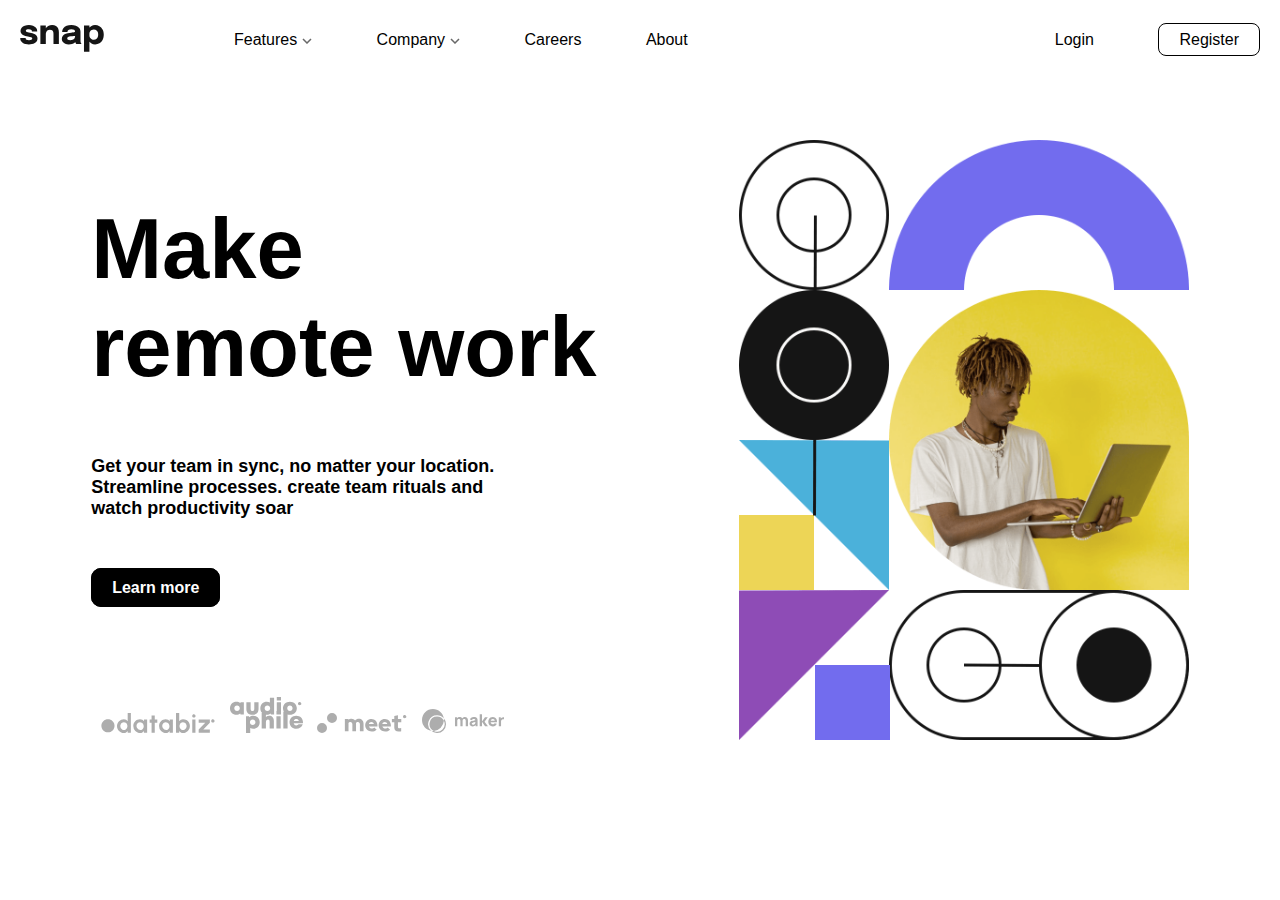
<file: index.html>
<!DOCTYPE html>
<html lang="en">
<head>
    <meta charset="UTF-8">
    <meta http-equiv="X-UA-Compatible" content="IE=edge">
    <meta name="viewport" content="width=device-width, initial-scale=1.0">
    <title>Document</title>
    <link rel="stylesheet" href="style.css">
    
</head>
<body>
    <nav>
        <div class="logo">
           <img src="logo.svg" alt="">
        </div>
        <ul>
            <li class="ca"><a href="#" class="one">Features<img src="icon-arrow-down.svg" class="jud"></a></li>
            <li class="cal"><a href="#" class="two">Company<img src="icon-arrow-down.svg" class="judd"></a></li>
            <li class="call"><a href="#">Careers</a></li>
            <li><a href="#">About</a></li>
        </ul>
        <div class="sidebar">
            <li><a href="#">Login</a></li>
            <li><a href="#" class="side">Register</a></li>
        </div>
        <div class="icon">
            <img src="icon-menu.svg" alt="" class="car">
        </div>
        <div class="menu">
            <p><img src="icon-todo.svg" alt="">Todo-List</p>
            <p><img src="icon-calendar.svg" alt="">Calendar</p>
            <p><img src="icon-reminders.svg" alt="">Reminder</p>
            <p><img src="icon-planning.svg" alt="">Planning</p>
        </div>
        <div class="menu2">
            <p>History</p>
            <p>Our Team</p>
            <p>Blog</p>
        </div>
    </nav>
    <div class="container">
        <div class="section1">
            <h1><b><div>Make</div> remote work</h1>
            <div class="inner">
                <p>Get your team in sync, no matter your location.<br> Streamline processes. create team rituals and<br> watch productivity soar</p>
            </div>
            <div class="button">Learn more</div>
            <div class="footer">
                <img src="client-databiz.svg" alt="">
                <img src="client-audiophile.svg" alt="">
                <img src="client-meet.svg" alt="">
                <img src="client-maker.svg" alt="">
            </div>
        </div>
        <div class="section2">
            <img src="image-hero-desktop.png" alt="" class="img1">
            <img src="image-hero-mobile.png" alt="" class="img2">
        </div>
    </div>




    <script>
        let one = document.querySelector(".one");
        let two = document.querySelector(".two")
        let menu = document.querySelector(".menu")
        let menu2 = document.querySelector(".menu2")
        let btn = document.querySelector(".container")
        let ul = document.querySelector("ul")
        let sidebar = document.querySelector(".sidebar")
        let icon = document.querySelector(".icon")
        let cal = document.querySelector(".cal")
        let call = document.querySelector(".call")
        let car = document.querySelector(".car")
        let jud = document.querySelector(".jud")
        let judd = document.querySelector(".judd")
    
        one.addEventListener ("click", function(){
            judd.src = "icon-arrow-down.svg"
             menu2.style.display = "none"
            if(menu.style.display == "none"){ 
                menu.style.display = "block"
                btn.style.opacity = "40%"
                jud.src = "icon-arrow-up.svg"
            }else{
                menu.style.display = "none"
                btn.style.opacity = "100%"
                jud.src = "icon-arrow-down.svg"
            }
        })
        two.addEventListener ("click", function(){
            jud.src = "icon-arrow-down.svg"
            menu.style.display = "none"
            if(menu2.style.display == "none"){
                menu2.style.display = "block"
                btn.style.opacity = "40%"
                judd.src = "icon-arrow-up.svg"
            }else{
                menu2.style.display = "none"
                btn.style.opacity = "100%"
                judd.src = "icon-arrow-down.svg"
            }
        })
        icon.addEventListener ("click", function(){
            menu.style.display = "none"
            menu2.style.display = "none"
            btn.style.opacity = "40%"
            if(ul.style.display == "none"){
                car.src = "icon-close-menu.svg"
                btn.style.opacity = "40%"
                ul.style.display = "block"
                sidebar.style.display = "block"
            }else{
                car.src = "icon-menu.svg"
                ul.style.display = "none"
                sidebar.style.display = "none"
                btn.style.opacity = "100%"
            }
            btn.addEventListener ("click", function(){
            menu.style.display = "none"
            menu2.style.display = "none"
            ul.style.display = "none"
            sidebar.style.display = "none"
            btn.style.opacity = "100%"
            car.src = "icon-menu.svg"
        })
        })

        btn.addEventListener ("click", function(){
            menu.style.display = "none"
            menu2.style.display = "none"
            btn.style.zIndex = 3;
            btn.style.opacity = "100%"
            jud.src = "icon-arrow-down.svg"
            judd.src = "icon-arrow-down.svg"
        })
        
    </script>
</body>
</html>
</file>
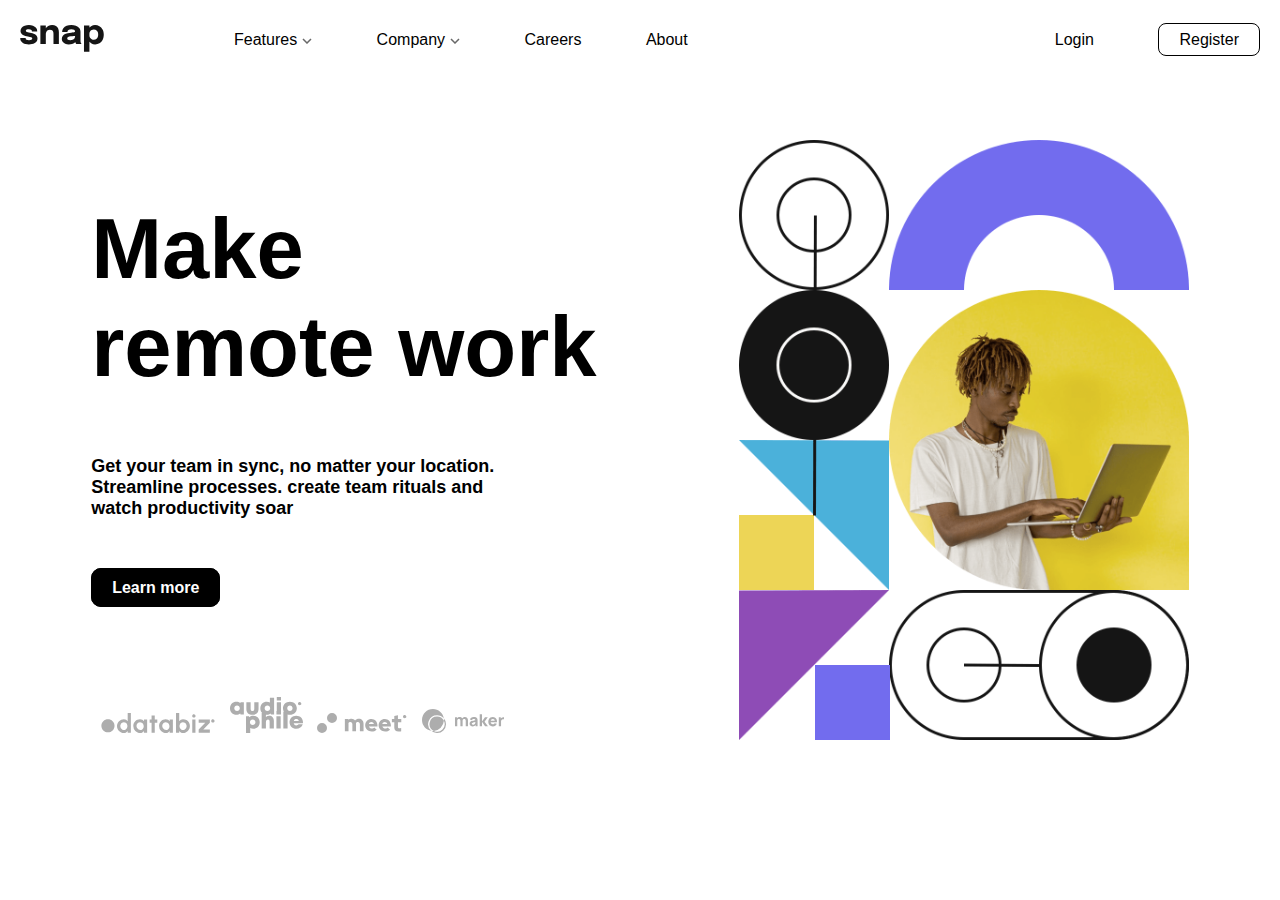
<file: beg/index.html>
<!DOCTYPE html>
<html lang="en">
<head>
    <meta charset="UTF-8">
    <meta http-equiv="X-UA-Compatible" content="IE=edge">
    <meta name="viewport" content="width=device-width, initial-scale=1.0">
    <title>Document</title>
    <link rel="stylesheet" href="style.css">
    
</head>
<body>
    <nav>
        <div class="logo">
           <img src="/images/logo.svg" alt="">
        </div>
        <ul>
            <li class="ca"><a href="#" class="one">Features<img src="/images/icon-arrow-down.svg" class="jud"></a></li>
            <li class="cal"><a href="#" class="two">Company<img src="/images/icon-arrow-down.svg" class="judd"></a></li>
            <li class="call"><a href="#">Careers</a></li>
            <li><a href="#">About</a></li>
        </ul>
        <div class="sidebar">
            <li><a href="#">Login</a></li>
            <li><a href="#" class="side">Register</a></li>
        </div>
        <div class="icon">
            <img src="/images/icon-menu.svg" alt="" class="car">
        </div>
        <div class="menu">
            <p><img src="/images/icon-todo.svg" alt="">Todo-List</p>
            <p><img src="/images/icon-calendar.svg" alt="">Calendar</p>
            <p><img src="/images/icon-reminders.svg" alt="">Reminder</p>
            <p><img src="/images/icon-planning.svg" alt="">Planning</p>
        </div>
        <div class="menu2">
            <p>History</p>
            <p>Our Team</p>
            <p>Blog</p>
        </div>
    </nav>
    <div class="container">
        <div class="section1">
            <h1><b><div>Make</div> remote work</h1>
            <div class="inner">
                <p>Get your team in sync, no matter your location.<br> Streamline processes. create team rituals and<br> watch productivity soar</p>
            </div>
            <div class="button">Learn more</div>
            <div class="footer">
                <img src="/images/client-databiz.svg" alt="">
                <img src="/images/client-audiophile.svg" alt="">
                <img src="/images/client-meet.svg" alt="">
                <img src="/images/client-maker.svg" alt="">
            </div>
        </div>
        <div class="section2">
            <img src="/images/image-hero-desktop.png" alt="" class="img1">
            <img src="/images/image-hero-mobile.png" alt="" class="img2">
        </div>
    </div>




    <script>
        let one = document.querySelector(".one");
        let two = document.querySelector(".two")
        let menu = document.querySelector(".menu")
        let menu2 = document.querySelector(".menu2")
        let btn = document.querySelector(".container")
        let ul = document.querySelector("ul")
        let sidebar = document.querySelector(".sidebar")
        let icon = document.querySelector(".icon")
        let cal = document.querySelector(".cal")
        let call = document.querySelector(".call")
        let car = document.querySelector(".car")
        let jud = document.querySelector(".jud")
        let judd = document.querySelector(".judd")
    
        one.addEventListener ("click", function(){
            judd.src = "/images/icon-arrow-down.svg"
             menu2.style.display = "none"
            if(menu.style.display == "none"){ 
                menu.style.display = "block"
                btn.style.opacity = "40%"
                jud.src = "/images/icon-arrow-up.svg"
            }else{
                menu.style.display = "none"
                btn.style.opacity = "100%"
                jud.src = "/images/icon-arrow-down.svg"
            }
        })
        two.addEventListener ("click", function(){
            jud.src = "/images/icon-arrow-down.svg"
            menu.style.display = "none"
            if(menu2.style.display == "none"){
                menu2.style.display = "block"
                btn.style.opacity = "40%"
                judd.src = "/images/icon-arrow-up.svg"
            }else{
                menu2.style.display = "none"
                btn.style.opacity = "100%"
                judd.src = "/images/icon-arrow-down.svg"
            }
        })
        icon.addEventListener ("click", function(){
            menu.style.display = "none"
            menu2.style.display = "none"
            btn.style.opacity = "40%"
            if(ul.style.display == "none"){
                car.src = "/images/icon-close-menu.svg"
                btn.style.opacity = "40%"
                ul.style.display = "block"
                sidebar.style.display = "block"
            }else{
                car.src = "/images/icon-menu.svg"
                ul.style.display = "none"
                sidebar.style.display = "none"
                btn.style.opacity = "100%"
            }
            btn.addEventListener ("click", function(){
            menu.style.display = "none"
            menu2.style.display = "none"
            ul.style.display = "none"
            sidebar.style.display = "none"
            btn.style.opacity = "100%"
            car.src = "/images/icon-menu.svg"
        })
        })

        btn.addEventListener ("click", function(){
            menu.style.display = "none"
            menu2.style.display = "none"
            btn.style.zIndex = 3;
            btn.style.opacity = "100%"
            jud.src = "/images/icon-arrow-down.svg"
            judd.src = "/images/icon-arrow-down.svg"
        })
        
    </script>
</body>
</html>
</file>
<file: style.css>
*{
    margin: 0;
    padding: 0;
    box-sizing: border-box;
}
body{
    font-family: sans-serif;
    background-color: hsl(0%, 0%, 98%);
    padding: 0px 20px;
}
p{
    font-size: 18px;
}
nav{
    display: flex;
    width: 100%;
    height: 80px;
    align-items: center;
}
li{
    display: inline;
    margin-left: 60px;
}
a{
    text-decoration: none;
    color: black;
}
a:hover{
    font-weight: bold;
}
.sidebar{
    flex: 1;
    text-align: right;
}
.icon{
    display: none;
}
ul{
    margin-left: 70px;
}
ul img{
    margin-left: 5px;
    position: relative;
    top: -1px;
}
.side{
    border: 1px solid black;
    border-radius: 8px;
    padding: 7px 20px;
}   
.button{
    border: 1px solid black;
    padding: 10px 20px;
    background-color: black;
    color: white;
    display: inline;
    border-radius: 10px;
    cursor: pointer;
}
.button:hover{
    background-color: white;
    color: black;
}
.container{
    margin-top: 60px;
    display: flex;
    justify-content: space-around;
}
.section1{
    padding-top: 60px;
}
.section1 h1{
    font-size: 85px;
}
.section2 img{
    width: 100%;
    height: 600px;
}
.inner{
    margin: 60px 0;
}
.footer{
    margin-top: 100px;
}
.footer img{
    margin-left: 10px;
}
.img2{
    display: none;
}
.menu{
    display: none;
    padding: 12px 20px 20px;
    border: 1px solid none;
    background-color:wheat;
    border-radius: 10px;
    position: absolute;
    top: 70px;
    left: 160px;
}
.menu img{
    margin-right: 10px;
}
.menu p{
    margin-top: 8px;
}
.menu2{
    padding: 12px 20px 20px;
    border: 1px solid none;
    background-color:wheat;
    border-radius: 10px;
    position: absolute;
    top: 70px;
    left: 378px;
    display: none;
}
.menu2 p{
    margin-top: 8px;
}
@media screen and (max-width: 700px) {
    nav{
        padding: 0px 20px;
    }
    body{
        padding: 0px 0px;
    }
    .cal{
        margin-top: 68%;
    }
    .call{
        margin-top: 66%;
    }
    .side{
        padding: 8px 30px;
    }
    .icon{
        display: inline;
        flex: 1;
        text-align: right;
    }
    li{
        display: block;
        margin-top: 30px;
        margin-left: 20px;
    }
    ul{
        height: auto;
        margin: 0;
        width: 60%;
        background-color: white;
        position: absolute;
        top: 10%;
        left: 40%;
        right: 0;
        padding-bottom: 40px;
        display: none;
        z-index: 1;
    }
    .sidebar{
        flex: none;
        padding-bottom: 7%;
        background-color: white;
        text-align: center;
        width: 60%;
        position: absolute;
        left: 40%;
        top: 75%;
        display: none;
        z-index: 1;
    }
    .menu{
        width: auto;
        background-color: white;
        position: absolute;
        left: 45%;
        top: 17%;
        z-index: 2;
    }
    .menu2{
        background-color: white;
        position: absolute;
        top: 42%;
        left: 45%;
        z-index: 2;
    }
    .container{
        margin-top: 20px;
        display: grid;
        grid-template-rows: auto auto;
        grid-template-columns: 1fr;
    }
    .section1{
        margin-top: 0px;
        text-align: center;
        grid-row: 2/2;
        grid-column: 1/1;
    }
    .section2{
        grid-row: 1/2;
        grid-column: 1/1;
    }
    .section1 h1 div{
        display: inline;
    }
    .section1 h1{
        font-size: 35px;
    }
    .img1{
        display: none;
    }
    .section2 img{
        width: 100%;
        height: 300px;
    }
    .img2{
        display: block;
    }
    .footer{
        width: 100%;
        margin-top: 45px;
    }
    .inner{
        margin: 30px 0;
    }
    .inner p{
        font-size: 12px;
    }
    .footer img{
        width: 20%;
        margin-left: 0px;
    }
}
</file>
<file: beg/style.css>
*{
    margin: 0;
    padding: 0;
    box-sizing: border-box;
}
body{
    font-family: sans-serif;
    background-color: hsl(0%, 0%, 98%);
    padding: 0px 20px;
}
p{
    font-size: 18px;
}
nav{
    display: flex;
    width: 100%;
    height: 80px;
    align-items: center;
}
li{
    display: inline;
    margin-left: 60px;
}
a{
    text-decoration: none;
    color: black;
}
a:hover{
    font-weight: bold;
}
.sidebar{
    flex: 1;
    text-align: right;
}
.icon{
    display: none;
}
ul{
    margin-left: 70px;
}
ul img{
    margin-left: 5px;
    position: relative;
    top: -1px;
}
.side{
    border: 1px solid black;
    border-radius: 8px;
    padding: 7px 20px;
}   
.button{
    border: 1px solid black;
    padding: 10px 20px;
    background-color: black;
    color: white;
    display: inline;
    border-radius: 10px;
    cursor: pointer;
}
.button:hover{
    background-color: white;
    color: black;
}
.container{
    margin-top: 60px;
    display: flex;
    justify-content: space-around;
}
.section1{
    padding-top: 60px;
}
.section1 h1{
    font-size: 85px;
}
.section2 img{
    width: 100%;
    height: 600px;
}
.inner{
    margin: 60px 0;
}
.footer{
    margin-top: 100px;
}
.footer img{
    margin-left: 10px;
}
.img2{
    display: none;
}
.menu{
    display: none;
    padding: 12px 20px 20px;
    border: 1px solid none;
    background-color:wheat;
    border-radius: 10px;
    position: absolute;
    top: 70px;
    left: 160px;
}
.menu img{
    margin-right: 10px;
}
.menu p{
    margin-top: 8px;
}
.menu2{
    padding: 12px 20px 20px;
    border: 1px solid none;
    background-color:wheat;
    border-radius: 10px;
    position: absolute;
    top: 70px;
    left: 378px;
    display: none;
}
.menu2 p{
    margin-top: 8px;
}
@media screen and (max-width: 700px) {
    .cal{
        margin-top: 150px;
    }
    .call{
        margin-top: 120px;
    }
    .side{
        padding: 8px 120px;
    }
    .icon{
        display: inline;
        flex: 1;
        text-align: right;
    }
    li{
        display: block;
        margin-top: 30px;
        margin-left: 20px;
    }
    ul{
        height: auto;
        margin: 0;
        width: 60%;
        background-color: white;
        position: absolute;
        top: 10%;
        left: 40%;
        right: 0;
        padding-bottom: 40px;
        display: none;
        z-index: 1;
    }
    .sidebar{
        padding-bottom: 40px;
        background-color: white;
        text-align: center;
        width: 60%;
        position: absolute;
        left: 40%;
        top: 60%;
        display: none;
        z-index: 1;
    }
    .menu{
        background-color: white;
        position: absolute;
        left: 290px;
        top: 135px;
        z-index: 2;
    }
    .menu2{
        background-color: white;
        position: absolute;
        top: 300px;
        left: 290px;
        z-index: 2;
    }
    .container{
        margin-top: 20px;
        display: grid;
        grid-template-rows: auto auto;
        grid-template-columns: 1fr;
    }
    .section1{
        text-align: center;
        grid-row: 2/2;
        grid-column: 1/1;
    }
    .section2{
        grid-row: 1/2;
        grid-column: 1/1;
    }
    .section1 h1 div{
        display: inline;
    }
    .section1 h1{
        font-size: 60px;
    }
    .img1{
        display: none;
    }
    .section2 img{
        width: 100%;
        height: 300px;
    }
    .img2{
        display: block;
    }
    .footer{
        margin-top: 60px;
    }
    .inner{
        margin: 30px 0;
    }
}
</file>
